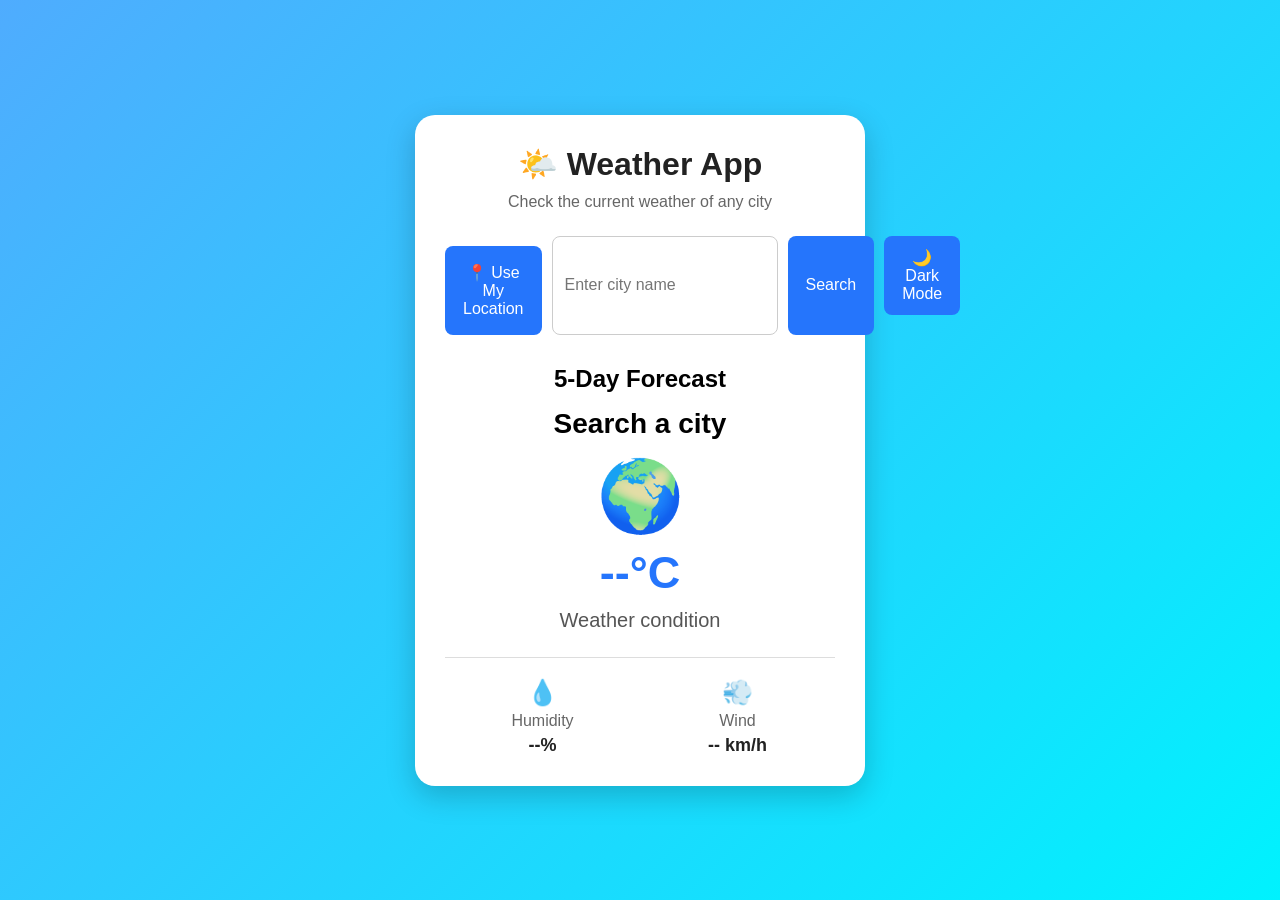
<file: index.html>
<!DOCTYPE html>
<html lang="en">
<head>
    <meta charset="UTF-8">
    <meta name="viewport" content="width=device-width, initial-scale=1.0">

    <title>Weather App</title>

    <link rel="stylesheet" href="style.css">
</head>

<body>

    <div class="weather-container">

        <h1>🌤️ Weather App</h1>
        <p>Check the current weather of any city</p>

        <div class="search-box">
            <p id="loading" class="loading">Loading...</p>
            <button class="location-btn" onclick="getMyLocation()">
                📍 Use My Location
            </button>
            <input
                type="text"
                id="cityInput"
                placeholder="Enter city name"
            >

            <button onclick="getWeather()">
                Search
            </button>
            <button class="dark-btn" onclick="toggleDarkMode()">
                🌙 Dark Mode
            </button>
        </div>

        <div id="weatherResult">
            <div class="forecast-section">

                <h2>5-Day Forecast</h2>
            
                <div id="forecast"></div>
            
            </div>

            <h2 id="cityName">Search a city</h2>

            <div class="weather-icon" id="weatherIcon">
                🌍
            </div>

            <h3 id="temperature">--°C</h3>

            <p id="condition">Weather condition</p>

            <div class="details">

                <div>
                    <span>💧</span>
                    <p>Humidity</p>
                    <strong id="humidity">--%</strong>
                </div>

                <div>
                    <span>💨</span>
                    <p>Wind</p>
                    <strong id="wind">-- km/h</strong>
                </div>

            </div>

        </div>

    </div>

    <script src="script.js"></script>

</body>
</html>
</file>
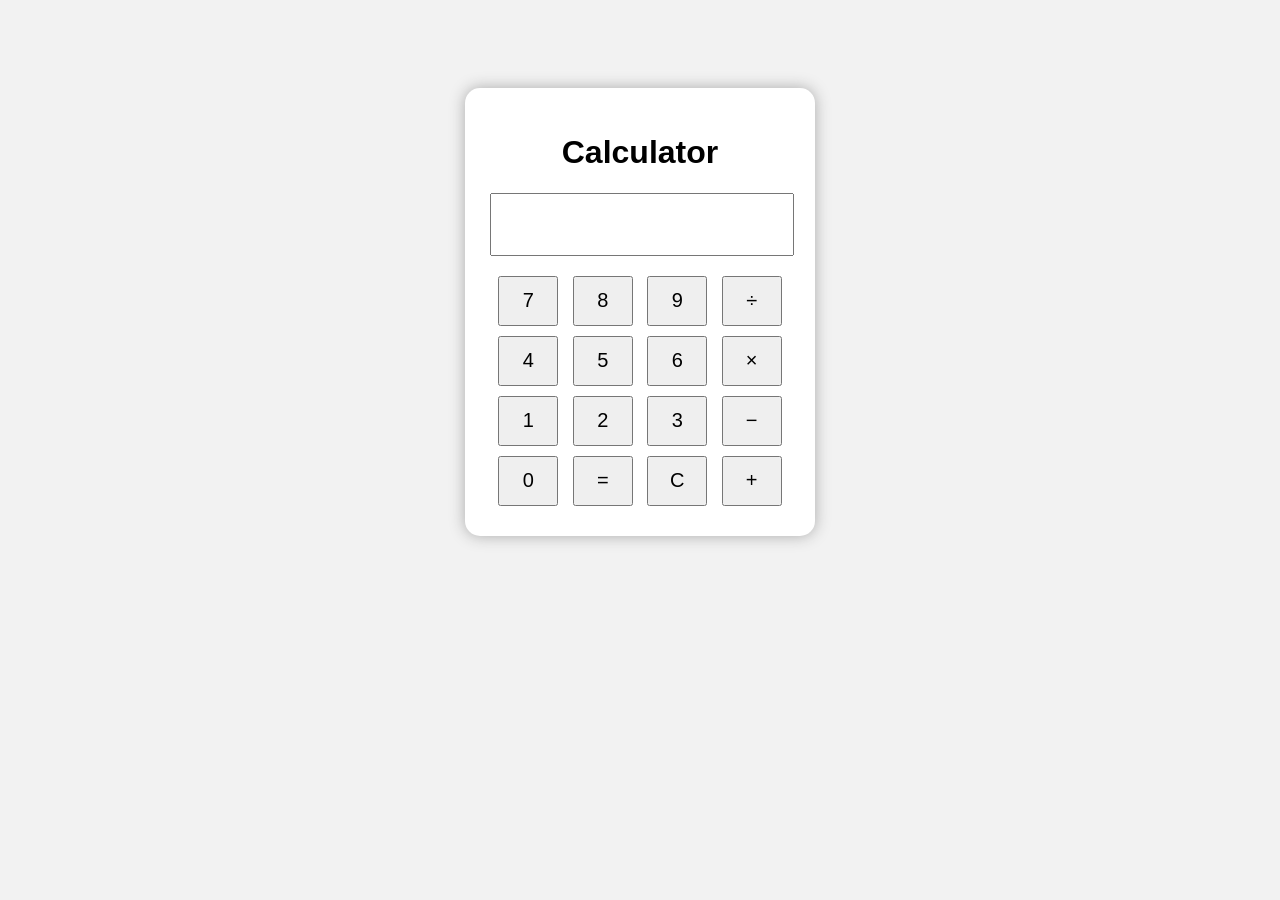
<file: calculator.html>
<!DOCTYPE html>
<html>
<head>
    <title>My Calculator</title>

    <style>
        body {
            font-family: Arial;
            text-align: center;
            background: #f2f2f2;
            padding-top: 80px;
        }

        .calculator {
            background: white;
            width: 300px;
            margin: auto;
            padding: 25px;
            border-radius: 15px;
            box-shadow: 0 0 15px #aaa;
        }

        input {
            width: 90%;
            padding: 15px;
            font-size: 25px;
            margin-bottom: 15px;
        }

        button {
            width: 60px;
            height: 50px;
            margin: 5px;
            font-size: 20px;
            cursor: pointer;
        }
    </style>
</head>

<body>

    <div class="calculator">

        <h1>Calculator</h1>

        <input type="text" id="display" readonly>

        <br>

        <button onclick="add('7')">7</button>
        <button onclick="add('8')">8</button>
        <button onclick="add('9')">9</button>
        <button onclick="add('/')">÷</button>

        <br>

        <button onclick="add('4')">4</button>
        <button onclick="add('5')">5</button>
        <button onclick="add('6')">6</button>
        <button onclick="add('*')">×</button>

        <br>

        <button onclick="add('1')">1</button>
        <button onclick="add('2')">2</button>
        <button onclick="add('3')">3</button>
        <button onclick="add('-')">−</button>

        <br>

        <button onclick="add('0')">0</button>
        <button onclick="calculate()">=</button>
        <button onclick="clearDisplay()">C</button>
        <button onclick="add('+')">+</button>

    </div>

    <script>
        function add(value) {
            document.getElementById("display").value += value;
        }

        function calculate() {
            let result = eval(document.getElementById("display").value);
            document.getElementById("display").value = result;
        }

        function clearDisplay() {
            document.getElementById("display").value = "";
        }
    </script>

</body>
</html>
</file>
<file: style.css>
* {
    box-sizing: border-box;
    margin: 0;
    padding: 0;
}

body {
    font-family: Arial, sans-serif;
    min-height: 100vh;
    display: flex;
    justify-content: center;
    align-items: center;
    background: linear-gradient(135deg, #4facfe, #00f2fe);
}

.weather-container {
    width: 90%;
    max-width: 450px;
    background: white;
    padding: 30px;
    border-radius: 20px;
    text-align: center;
    box-shadow: 0 10px 30px rgba(0, 0, 0, 0.2);
}

h1 {
    color: #222;
    margin-bottom: 10px;
}

.weather-container > p {
    color: #666;
    margin-bottom: 25px;
}

.search-box {
    display: flex;
    gap: 10px;
    margin-bottom: 25px;
}

.search-box input {
    flex: 1;
    padding: 12px;
    border: 1px solid #ccc;
    border-radius: 8px;
    font-size: 16px;
}

.search-box button {
    padding: 12px 18px;
    border: none;
    border-radius: 8px;
    background: #2575fc;
    color: white;
    font-size: 16px;
    cursor: pointer;
}

.search-box button:hover {
    background: #125bd3;
}

#cityName {
    font-size: 28px;
    margin-bottom: 15px;
}

.weather-icon {
    font-size: 70px;
    margin: 10px 0;
}

#temperature {
    font-size: 45px;
    color: #2575fc;
    margin: 10px 0;
}

#condition {
    font-size: 20px;
    color: #555;
    margin-bottom: 25px;
}

.details {
    display: flex;
    justify-content: space-around;
    border-top: 1px solid #ddd;
    padding-top: 20px;
}

.details div {
    width: 45%;
}

.details span {
    font-size: 25px;
}

.details p {
    color: #666;
    margin: 5px 0;
}

.details strong {
    font-size: 18px;
    color: #222;
}

@media (max-width: 500px) {

    .weather-container {
        padding: 20px;
    }

    .search-box {
        flex-direction: column;
    }

    .search-box button {
        width: 100%;
    }

    #temperature {
        font-size: 38px;
    }
}.forecast-section {
    margin-top: 30px;
}

.forecast-section h2 {
    margin-bottom: 15px;
}

#forecast {
    display: flex;
    gap: 10px;
    justify-content: center;
    flex-wrap: wrap;
}

.forecast-card {
    background: #f1f6ff;
    padding: 12px;
    border-radius: 12px;
    width: 75px;
    text-align: center;
}

.forecast-card h3 {
    font-size: 15px;
    margin-bottom: 8px;
}

.forecast-icon {
    font-size: 28px;
    margin-bottom: 8px;
}

.forecast-card p {
    font-size: 13px;
    color: #444;
}
.location-btn {
    margin-top: 10px;
    width: 100%;
    padding: 12px;
    border: none;
    border-radius: 8px;
    background: #222;
    color: white;
    font-size: 16px;
    cursor: pointer;
}

.location-btn:hover {
    background: #444;
}
.dark-btn {
    margin-bottom: 20px;
    padding: 10px 18px;
    border: none;
    border-radius: 8px;
    background: #222;
    color: white;
    cursor: pointer;
}

.dark-btn:hover {
    background: #444;
}

body.dark-mode {
    background: #111827;
}

body.dark-mode .weather-container {
    background: #1f2937;
    color: white;
}

body.dark-mode h1,
body.dark-mode #cityName,
body.dark-mode .details strong {
    color: white;
}

body.dark-mode .weather-container > p,
body.dark-mode #condition,
body.dark-mode .details p {
    color: #d1d5db;
}

body.dark-mode .forecast-card {
    background: #374151;
    color: white;
}

body.dark-mode .forecast-card p {
    color: #e5e7eb;
}
.loading {
    display: none;
    margin: 15px 0;
    color: #2575fc;
    font-weight: bold;
}

body.dark-mode .loading {
    color: #60a5fa;
}
</file>
